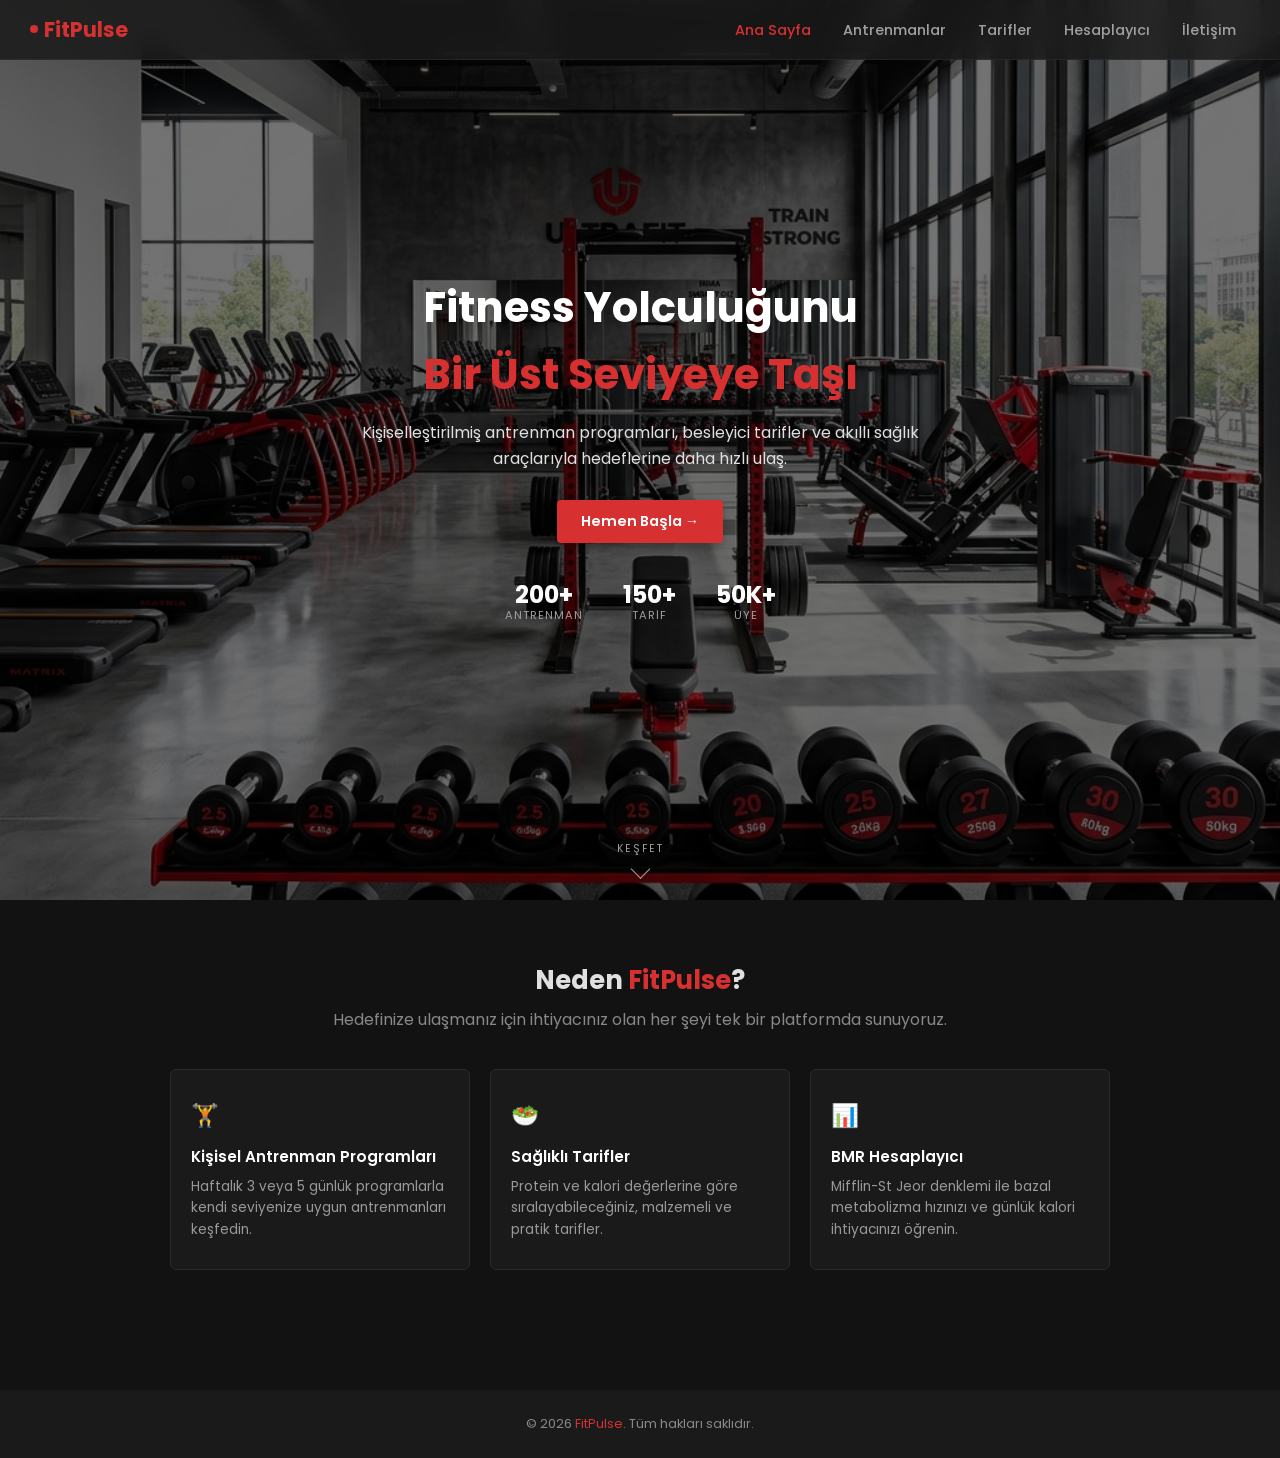
<file: index.html>
<!DOCTYPE html>
<html lang="tr">

<head>
  <meta charset="UTF-8">
  <meta name="viewport" content="width=device-width, initial-scale=1.0">
  <meta name="description"
    content="FitPulse — Antrenman programları, sağlıklı tarifler ve sağlık hesaplayıcıları ile fitness yolculuğunuza başlayın.">
  <title>FitPulse — Ana Sayfa</title>
  <link rel="stylesheet" href="style.css">
</head>

<body>

  <!-- Üst menü -->
  <nav class="navbar" id="navbar">
    <a href="index.html" class="nav-logo">
      <div class="logo-dot"></div>
      FitPulse
    </a>
    <div class="hamburger" id="hamburger">
      <span></span><span></span><span></span>
    </div>
    <ul class="nav-menu" id="navMenu">
      <li><a href="index.html" class="active">Ana Sayfa</a></li>
      <li><a href="workouts.html">Antrenmanlar</a></li>
      <li><a href="recipes.html">Tarifler</a></li>
      <li><a href="calculator.html">Hesaplayıcı</a></li>
      <li><a href="contact.html">İletişim</a></li>
    </ul>
  </nav>

  <!-- Ana tanıtım alanı -->
  <section class="hero">
    <div class="hero-bg"></div>
    <div class="hero-overlay"></div>
    <div class="hero-content">
      <h1>Fitness Yolculuğunu<br><span class="accent">Bir Üst Seviyeye Taşı</span></h1>
      <p>Kişiselleştirilmiş antrenman programları, besleyici tarifler ve akıllı sağlık araçlarıyla hedeflerine daha
        hızlı ulaş.</p>
      <a href="workouts.html" class="btn">Hemen Başla →</a>
      <div class="hero-stats">
        <div class="hero-stat">
          <div class="stat-number">200+</div>
          <div class="stat-label">Antrenman</div>
        </div>
        <div class="hero-stat">
          <div class="stat-number">150+</div>
          <div class="stat-label">Tarif</div>
        </div>
        <div class="hero-stat">
          <div class="stat-number">50K+</div>
          <div class="stat-label">Üye</div>
        </div>
      </div>
    </div>

    <!--scroll-indicator-->
    <a href="#features" class="scroll-indicator">
      <span>Keşfet</span>
      <div class="arrow"></div>
    </a>
  </section>

  <!-- Öne çıkan özellikler -->
  <section class="features" id="features">
    <div class="container">
      <h2>Neden <span class="accent">FitPulse</span>?</h2>
      <p>Hedefinize ulaşmanız için ihtiyacınız olan her şeyi tek bir platformda sunuyoruz.</p>
      <div class="features-row">
        <div class="feature-card">
          <div class="feature-icon">🏋️</div>
          <h3>Kişisel Antrenman Programları</h3>
          <p>Haftalık 3 veya 5 günlük programlarla kendi seviyenize uygun antrenmanları keşfedin.</p>
        </div>
        <div class="feature-card">
          <div class="feature-icon">🥗</div>
          <h3>Sağlıklı Tarifler</h3>
          <p>Protein ve kalori değerlerine göre sıralayabileceğiniz, malzemeli ve pratik tarifler.</p>
        </div>
        <div class="feature-card">
          <div class="feature-icon">📊</div>
          <h3>BMR Hesaplayıcı</h3>
          <p>Mifflin-St Jeor denklemi ile bazal metabolizma hızınızı ve günlük kalori ihtiyacınızı öğrenin.</p>
        </div>
      </div>
    </div>
  </section>

  <!-- Alt bilgi -->
  <footer class="footer">
    <p>&copy; 2026 <a href="index.html">FitPulse</a>. Tüm hakları saklıdır.</p>
  </footer>

  <script src="script.js"></script>
</body>

</html>
</file>
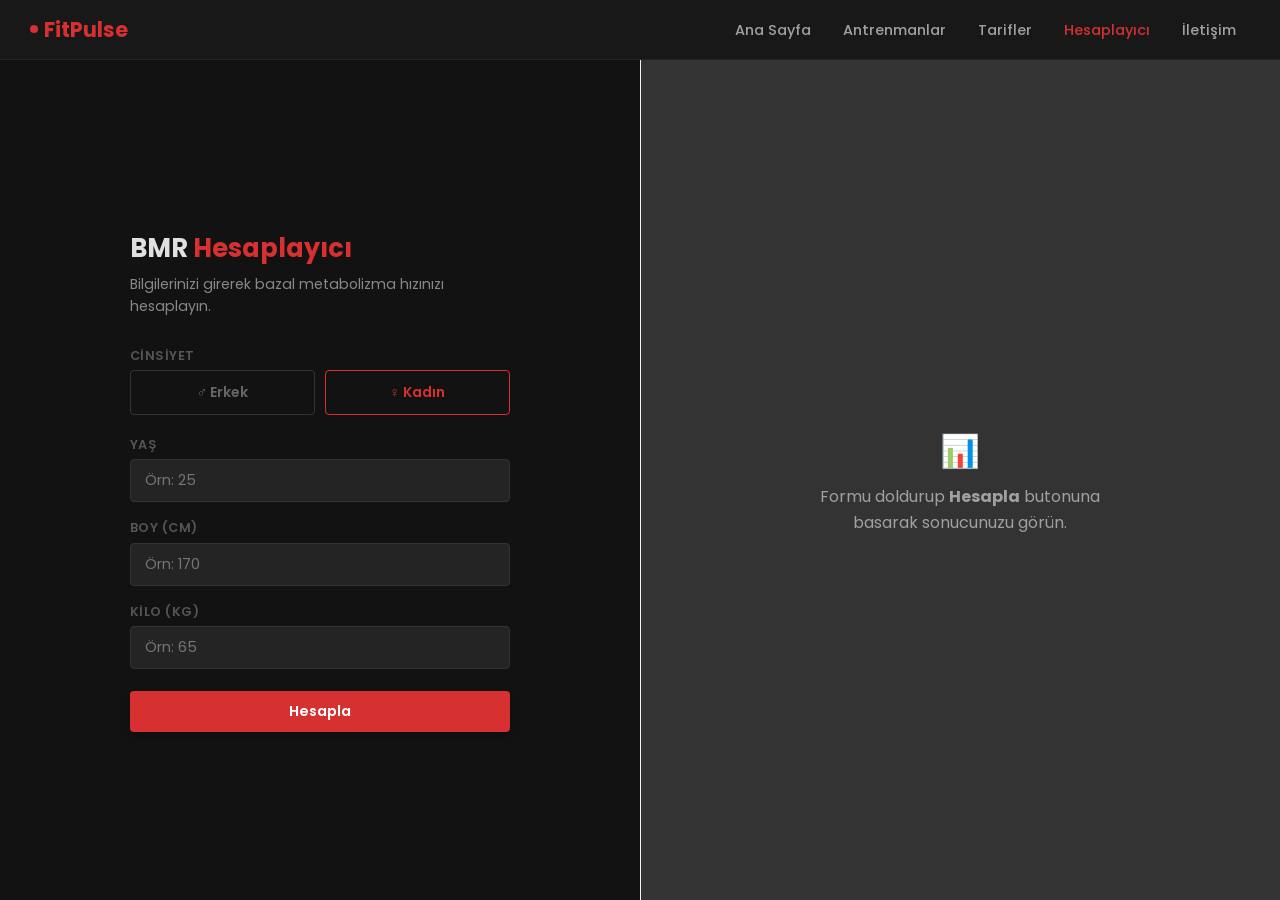
<file: calculator.html>
<!DOCTYPE html>
<html lang="tr">

<head>
  <meta charset="UTF-8">
  <meta name="viewport" content="width=device-width, initial-scale=1.0">
  <meta name="description"
    content="FitPulse BMR Hesaplayıcı — Mifflin-St Jeor denklemi ile bazal metabolizma hızınızı hesaplayın.">
  <title>FitPulse — BMR Hesaplayıcı</title>
  <link rel="stylesheet" href="style.css">
</head>

<body>

  <!-- Üst menü -->
  <nav class="navbar" id="navbar">
    <a href="index.html" class="nav-logo">
      <div class="logo-dot"></div>
      FitPulse
    </a>
    <div class="hamburger" id="hamburger">
      <span></span><span></span><span></span>
    </div>
    <ul class="nav-menu" id="navMenu">
      <li><a href="index.html">Ana Sayfa</a></li>
      <li><a href="workouts.html">Antrenmanlar</a></li>
      <li><a href="recipes.html">Tarifler</a></li>
      <li><a href="calculator.html" class="active">Hesaplayıcı</a></li>
      <li><a href="contact.html">İletişim</a></li>
    </ul>
  </nav>

  <!-- BMR hesaplayıcı alanı -->
  <main class="page-wrapper">
    <div class="calc-split">

      <!-- Sol taraf: form -->
      <div class="calc-form-side">
        <div class="calc-form-container">
          <h2>BMR <span class="accent">Hesaplayıcı</span></h2>
          <p class="form-subtitle">Bilgilerinizi girerek bazal metabolizma hızınızı hesaplayın.</p>

          <form id="bmrForm" autocomplete="off">
            <div class="form-group">
              <label>Cinsiyet</label>
              <div class="gender-group">
                <div class="gender-option">
                  <input type="radio" name="gender" id="genderMale" value="male">
                  <label for="genderMale">♂ Erkek</label>
                </div>
                <div class="gender-option">
                  <input type="radio" name="gender" id="genderFemale" value="female" checked>
                  <label for="genderFemale">♀ Kadın</label>
                </div>
              </div>
            </div>

            <div class="form-group">
              <label for="inputAge">Yaş</label>
              <input type="number" id="inputAge" class="input" placeholder="Örn: 25" min="1" max="120" required>
            </div>

            <div class="form-group">
              <label for="inputHeight">Boy (cm)</label>
              <input type="number" id="inputHeight" class="input" placeholder="Örn: 170" min="50" max="300" required>
            </div>

            <div class="form-group">
              <label for="inputWeight">Kilo (kg)</label>
              <input type="number" id="inputWeight" class="input" placeholder="Örn: 65" min="10" max="500" required>
            </div>

            <button type="submit" class="btn btn-calculate">Hesapla</button>
          </form>
        </div>
      </div>

      <!-- Sağ taraf: sonuç -->
      <div class="calc-result-side">
        <div class="result-display">
          <div class="result-placeholder" id="resultPlaceholder">
            <div class="placeholder-icon">📊</div>
            <p>Formu doldurup <strong>Hesapla</strong> butonuna<br>basarak sonucunuzu görün.</p>
          </div>

          <div class="result-card" id="resultCard">
            <span class="result-label">Bazal Metabolizma Hızınız</span>
            <div class="result-value" id="bmrValue">—</div>
            <span class="result-unit">kcal / gün</span>
            <p class="result-note">Bu, vücudunuzun dinlenme halinde temel fizyolojik fonksiyonları sürdürmek için
              ihtiyaç duyduğu kalori miktarıdır.</p>

            <div class="tdee-breakdown" id="tdeeBreakdown">
              <div class="tdee-item">
                <div class="tdee-value" id="tdeeSedentary">—</div>
                <div class="tdee-label">Hareketsiz</div>
              </div>
              <div class="tdee-item">
                <div class="tdee-value" id="tdeeLight">—</div>
                <div class="tdee-label">Az Aktif</div>
              </div>
              <div class="tdee-item">
                <div class="tdee-value" id="tdeeModerate">—</div>
                <div class="tdee-label">Orta Aktif</div>
              </div>
              <div class="tdee-item">
                <div class="tdee-value" id="tdeeActive">—</div>
                <div class="tdee-label">Çok Aktif</div>
              </div>
            </div>
          </div>
        </div>
      </div>

    </div>
  </main>

  <script src="script.js"></script>
</body>

</html>
</file>
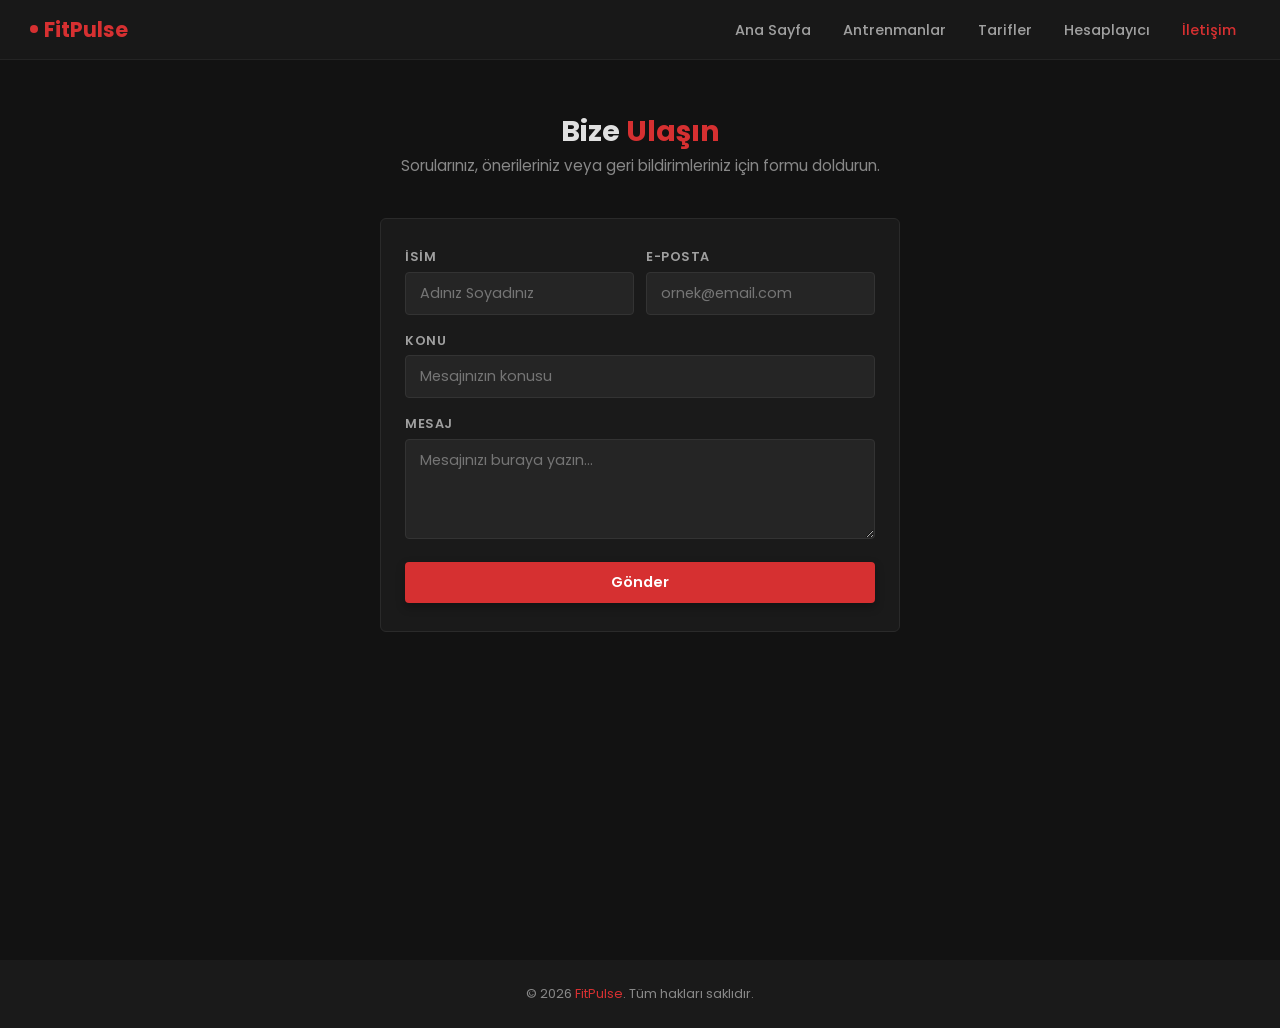
<file: contact.html>
<!DOCTYPE html>
<html lang="tr">

<head>
  <meta charset="UTF-8">
  <meta name="viewport" content="width=device-width, initial-scale=1.0">
  <meta name="description"
    content="FitPulse İletişim — Bizimle iletişime geçin. Sorularınızı ve önerilerinizi bekliyoruz.">
  <title>FitPulse — İletişim</title>
  <link rel="stylesheet" href="style.css">
</head>

<body>

  <!-- Üst menü -->
  <nav class="navbar" id="navbar">
    <a href="index.html" class="nav-logo">
      <div class="logo-dot"></div>
      FitPulse
    </a>
    <div class="hamburger" id="hamburger">
      <span></span><span></span><span></span>
    </div>
    <ul class="nav-menu" id="navMenu">
      <li><a href="index.html">Ana Sayfa</a></li>
      <li><a href="workouts.html">Antrenmanlar</a></li>
      <li><a href="recipes.html">Tarifler</a></li>
      <li><a href="calculator.html">Hesaplayıcı</a></li>
      <li><a href="contact.html" class="active">İletişim</a></li>
    </ul>
  </nav>

  <!-- İletişim formu ve başarı mesajı -->
  <main class="page-wrapper">
    <div class="page-header">
      <h1>Bize <span class="accent">Ulaşın</span></h1>
      <p>Sorularınız, önerileriniz veya geri bildirimleriniz için formu doldurun.</p>
    </div>

    <div class="contact-layout">
      <form class="contact-form" id="contactForm">
        <!-- İsim ve e-posta alanları -->
        <div class="contact-row">
          <div class="form-group">
            <label for="contactName">İsim</label>
            <input type="text" id="contactName" class="input" placeholder="Adınız Soyadınız" required>
          </div>
          <div class="form-group">
            <label for="contactEmail">E-posta</label>
            <input type="email" id="contactEmail" class="input" placeholder="ornek@email.com" required>
          </div>
        </div>

        <!-- Konu alanı -->
        <div class="form-group">
          <label for="contactSubject">Konu</label>
          <input type="text" id="contactSubject" class="input" placeholder="Mesajınızın konusu" required>
        </div>

        <!-- Mesaj alanı -->
        <div class="form-group">
          <label for="contactMessage">Mesaj</label>
          <textarea id="contactMessage" class="input" placeholder="Mesajınızı buraya yazın..." required></textarea>
        </div>

        <button type="submit" class="btn" style="width:100%;">Gönder</button>
      </form>

      <!-- Gönderim sonrası mesaj -->
      <div class="contact-success" id="contactSuccess">
        <!-- Not: form gönderildiğinde script.js contactForm'u gizler ve bu div'e 'show' sınıfı ekler -->
        <div class="check-icon">✓</div>
        <h3>Mesajınız Gönderildi!</h3>
        <p>En kısa sürede size dönüş yapacağız. Teşekkürler.</p>
      </div>
    </div>
  </main>

  <!-- Alt bilgi -->
  <footer class="footer">
    <p>&copy; 2026 <a href="index.html">FitPulse</a>. Tüm hakları saklıdır.</p>
  </footer>

  <script src="script.js"></script>
</body>

</html>
</file>
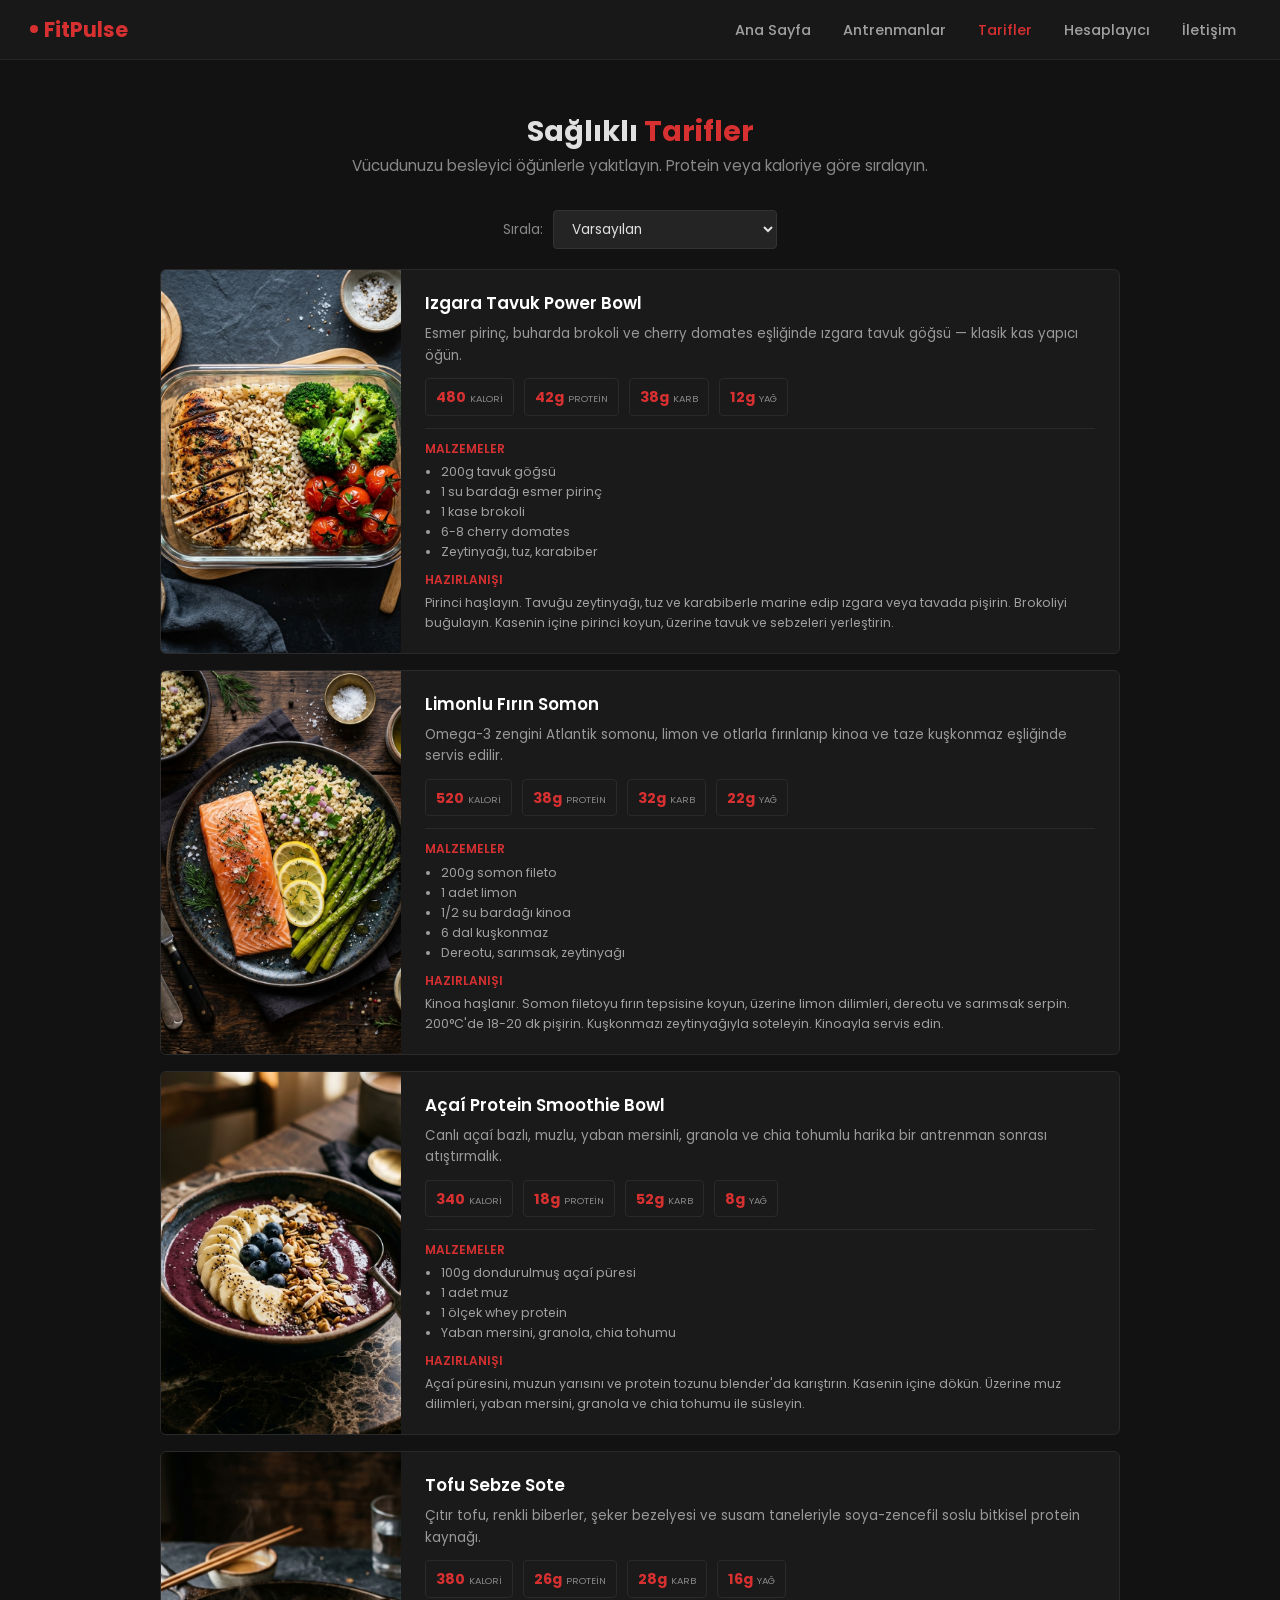
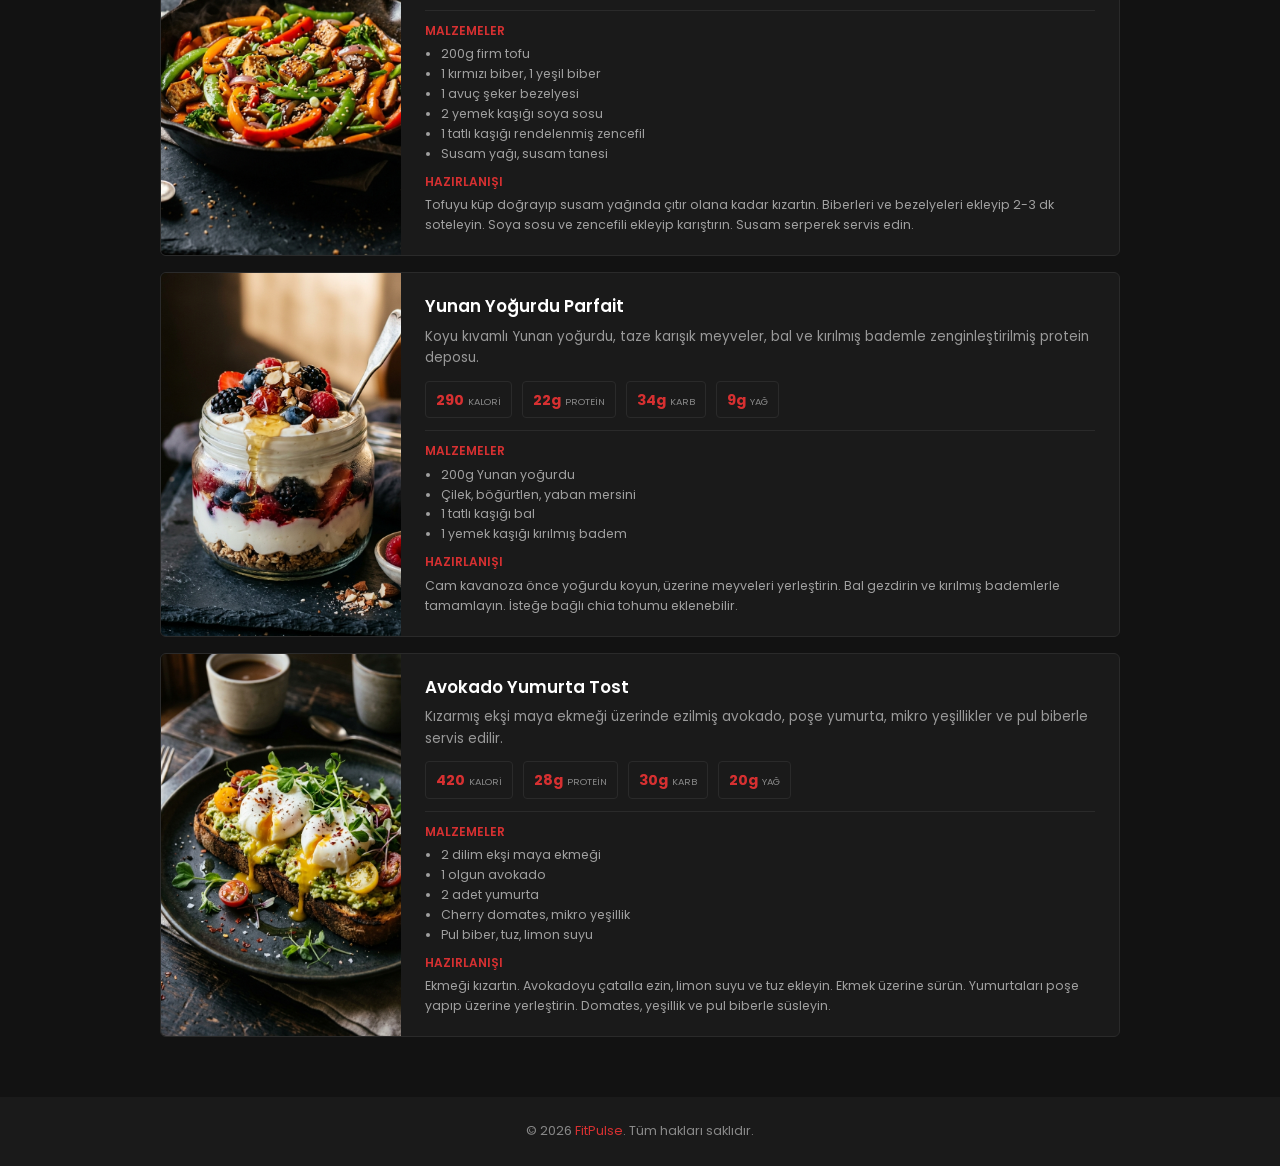
<file: recipes.html>
<!DOCTYPE html>
<html lang="tr">

<head>
  <meta charset="UTF-8">
  <meta name="viewport" content="width=device-width, initial-scale=1.0">
  <meta name="description"
    content="FitPulse Tarifler — Sağlıklı tarifleri protein ve kalori değerlerine göre sıralayın. Malzeme ve yapılışları görüntüleyin.">
  <title>FitPulse — Tarifler</title>
  <link rel="stylesheet" href="style.css">
</head>

<body>

  <!-- Üst menü -->
  <nav class="navbar" id="navbar">
    <a href="index.html" class="nav-logo">
      <div class="logo-dot"></div>
      FitPulse
    </a>
    <div class="hamburger" id="hamburger">
      <span></span><span></span><span></span>
    </div>
    <ul class="nav-menu" id="navMenu">
      <li><a href="index.html">Ana Sayfa</a></li>
      <li><a href="workouts.html">Antrenmanlar</a></li>
      <li><a href="recipes.html" class="active">Tarifler</a></li>
      <li><a href="calculator.html">Hesaplayıcı</a></li>
      <li><a href="contact.html">İletişim</a></li>
    </ul>
  </nav>

  <!-- Tarif içerikleri -->
  <main class="page-wrapper">
    <div class="page-header">
      <h1>Sağlıklı <span class="accent">Tarifler</span></h1>
      <p>Vücudunuzu besleyici öğünlerle yakıtlayın. Protein veya kaloriye göre sıralayın.</p>
    </div>

    <div class="sort-controls">
      <label for="recipeSortSelect">Sırala:</label>
      <select class="select" id="recipeSortSelect">
        <option value="default">Varsayılan</option>
        <option value="protein">Protein (Yüksek → Düşük)</option>
        <option value="calories">Kalori (Düşük → Yüksek)</option>
      </select>
    </div>

    <section class="recipes-list" id="recipesList">

      <!-- 1. tarif -->
      <article class="recipe-card" data-protein="42" data-calories="480">
        <div class="recipe-image">
          <img src="images/recipe-chicken.png" alt="Izgara Tavuk Power Bowl">
        </div>
        <div class="recipe-info">
          <h3>Izgara Tavuk Power Bowl</h3>
          <p class="recipe-desc">Esmer pirinç, buharda brokoli ve cherry domates eşliğinde ızgara tavuk göğsü — klasik
            kas yapıcı öğün.</p>
          <div class="nutrition-facts">
            <div class="nutrition-item">
              <span class="nut-value">480</span>
              <span class="nut-label">Kalori</span>
            </div>
            <div class="nutrition-item">
              <span class="nut-value">42g</span>
              <span class="nut-label">Protein</span>
            </div>
            <div class="nutrition-item">
              <span class="nut-value">38g</span>
              <span class="nut-label">Karb</span>
            </div>
            <div class="nutrition-item">
              <span class="nut-value">12g</span>
              <span class="nut-label">Yağ</span>
            </div>
          </div>
          <div class="recipe-extra">
            <h4>Malzemeler</h4>
            <ul>
              <li>200g tavuk göğsü</li>
              <li>1 su bardağı esmer pirinç</li>
              <li>1 kase brokoli</li>
              <li>6-8 cherry domates</li>
              <li>Zeytinyağı, tuz, karabiber</li>
            </ul>
            <h4>Hazırlanışı</h4>
            <p>Pirinci haşlayın. Tavuğu zeytinyağı, tuz ve karabiberle marine edip ızgara veya tavada pişirin. Brokoliyi
              buğulayın. Kasenin içine pirinci koyun, üzerine tavuk ve sebzeleri yerleştirin.</p>
          </div>
        </div>
      </article>

      <!-- 2. tarif -->
      <article class="recipe-card" data-protein="38" data-calories="520">
        <div class="recipe-image">
          <img src="images/recipe-salmon.png" alt="Limonlu Somon">
        </div>
        <div class="recipe-info">
          <h3>Limonlu Fırın Somon</h3>
          <p class="recipe-desc">Omega-3 zengini Atlantik somonu, limon ve otlarla fırınlanıp kinoa ve taze kuşkonmaz
            eşliğinde servis edilir.</p>
          <div class="nutrition-facts">
            <div class="nutrition-item">
              <span class="nut-value">520</span>
              <span class="nut-label">Kalori</span>
            </div>
            <div class="nutrition-item">
              <span class="nut-value">38g</span>
              <span class="nut-label">Protein</span>
            </div>
            <div class="nutrition-item">
              <span class="nut-value">32g</span>
              <span class="nut-label">Karb</span>
            </div>
            <div class="nutrition-item">
              <span class="nut-value">22g</span>
              <span class="nut-label">Yağ</span>
            </div>
          </div>
          <div class="recipe-extra">
            <h4>Malzemeler</h4>
            <ul>
              <li>200g somon fileto</li>
              <li>1 adet limon</li>
              <li>1/2 su bardağı kinoa</li>
              <li>6 dal kuşkonmaz</li>
              <li>Dereotu, sarımsak, zeytinyağı</li>
            </ul>
            <h4>Hazırlanışı</h4>
            <p>Kinoa haşlanır. Somon filetoyu fırın tepsisine koyun, üzerine limon dilimleri, dereotu ve sarımsak
              serpin. 200°C'de 18-20 dk pişirin. Kuşkonmazı zeytinyağıyla soteleyin. Kinoayla servis edin.</p>
          </div>
        </div>
      </article>

      <!-- 3. tarif -->
      <article class="recipe-card" data-protein="18" data-calories="340">
        <div class="recipe-image">
          <img src="images/recipe-smoothie.png" alt="Açaí Smoothie Bowl">
        </div>
        <div class="recipe-info">
          <h3>Açaí Protein Smoothie Bowl</h3>
          <p class="recipe-desc">Canlı açaí bazlı, muzlu, yaban mersinli, granola ve chia tohumlu harika bir antrenman
            sonrası atıştırmalık.</p>
          <div class="nutrition-facts">
            <div class="nutrition-item">
              <span class="nut-value">340</span>
              <span class="nut-label">Kalori</span>
            </div>
            <div class="nutrition-item">
              <span class="nut-value">18g</span>
              <span class="nut-label">Protein</span>
            </div>
            <div class="nutrition-item">
              <span class="nut-value">52g</span>
              <span class="nut-label">Karb</span>
            </div>
            <div class="nutrition-item">
              <span class="nut-value">8g</span>
              <span class="nut-label">Yağ</span>
            </div>
          </div>
          <div class="recipe-extra">
            <h4>Malzemeler</h4>
            <ul>
              <li>100g dondurulmuş açaí püresi</li>
              <li>1 adet muz</li>
              <li>1 ölçek whey protein</li>
              <li>Yaban mersini, granola, chia tohumu</li>
            </ul>
            <h4>Hazırlanışı</h4>
            <p>Açaí püresini, muzun yarısını ve protein tozunu blender'da karıştırın. Kasenin içine dökün. Üzerine muz
              dilimleri, yaban mersini, granola ve chia tohumu ile süsleyin.</p>
          </div>
        </div>
      </article>

      <!-- 4. tarif -->
      <article class="recipe-card" data-protein="26" data-calories="380">
        <div class="recipe-image">
          <img src="images/recipe-stirfry.png" alt="Tofu Sebze Sote">
        </div>
        <div class="recipe-info">
          <h3>Tofu Sebze Sote</h3>
          <p class="recipe-desc">Çıtır tofu, renkli biberler, şeker bezelyesi ve susam taneleriyle soya-zencefil soslu
            bitkisel protein kaynağı.</p>
          <div class="nutrition-facts">
            <div class="nutrition-item">
              <span class="nut-value">380</span>
              <span class="nut-label">Kalori</span>
            </div>
            <div class="nutrition-item">
              <span class="nut-value">26g</span>
              <span class="nut-label">Protein</span>
            </div>
            <div class="nutrition-item">
              <span class="nut-value">28g</span>
              <span class="nut-label">Karb</span>
            </div>
            <div class="nutrition-item">
              <span class="nut-value">16g</span>
              <span class="nut-label">Yağ</span>
            </div>
          </div>
          <div class="recipe-extra">
            <h4>Malzemeler</h4>
            <ul>
              <li>200g firm tofu</li>
              <li>1 kırmızı biber, 1 yeşil biber</li>
              <li>1 avuç şeker bezelyesi</li>
              <li>2 yemek kaşığı soya sosu</li>
              <li>1 tatlı kaşığı rendelenmiş zencefil</li>
              <li>Susam yağı, susam tanesi</li>
            </ul>
            <h4>Hazırlanışı</h4>
            <p>Tofuyu küp doğrayıp susam yağında çıtır olana kadar kızartın. Biberleri ve bezelyeleri ekleyip 2-3 dk
              soteleyin. Soya sosu ve zencefili ekleyip karıştırın. Susam serperek servis edin.</p>
          </div>
        </div>
      </article>

      <!-- 5. tarif -->
      <article class="recipe-card" data-protein="22" data-calories="290">
        <div class="recipe-image">
          <img src="images/recipe-yogurt.png" alt="Yunan Yoğurdu Parfait">
        </div>
        <div class="recipe-info">
          <h3>Yunan Yoğurdu Parfait</h3>
          <p class="recipe-desc">Koyu kıvamlı Yunan yoğurdu, taze karışık meyveler, bal ve kırılmış bademle
            zenginleştirilmiş protein deposu.</p>
          <div class="nutrition-facts">
            <div class="nutrition-item">
              <span class="nut-value">290</span>
              <span class="nut-label">Kalori</span>
            </div>
            <div class="nutrition-item">
              <span class="nut-value">22g</span>
              <span class="nut-label">Protein</span>
            </div>
            <div class="nutrition-item">
              <span class="nut-value">34g</span>
              <span class="nut-label">Karb</span>
            </div>
            <div class="nutrition-item">
              <span class="nut-value">9g</span>
              <span class="nut-label">Yağ</span>
            </div>
          </div>
          <div class="recipe-extra">
            <h4>Malzemeler</h4>
            <ul>
              <li>200g Yunan yoğurdu</li>
              <li>Çilek, böğürtlen, yaban mersini</li>
              <li>1 tatlı kaşığı bal</li>
              <li>1 yemek kaşığı kırılmış badem</li>
            </ul>
            <h4>Hazırlanışı</h4>
            <p>Cam kavanoza önce yoğurdu koyun, üzerine meyveleri yerleştirin. Bal gezdirin ve kırılmış bademlerle
              tamamlayın. İsteğe bağlı chia tohumu eklenebilir.</p>
          </div>
        </div>
      </article>

      <!-- 6. tarif -->
      <article class="recipe-card" data-protein="28" data-calories="420">
        <div class="recipe-image">
          <img src="images/recipe-avocado.png" alt="Avoakdo Yumurta Tost">
        </div>
        <div class="recipe-info">
          <h3>Avokado Yumurta Tost</h3>
          <p class="recipe-desc">Kızarmış ekşi maya ekmeği üzerinde ezilmiş avokado, poşe yumurta, mikro yeşillikler ve
            pul biberle servis edilir.</p>
          <div class="nutrition-facts">
            <div class="nutrition-item">
              <span class="nut-value">420</span>
              <span class="nut-label">Kalori</span>
            </div>
            <div class="nutrition-item">
              <span class="nut-value">28g</span>
              <span class="nut-label">Protein</span>
            </div>
            <div class="nutrition-item">
              <span class="nut-value">30g</span>
              <span class="nut-label">Karb</span>
            </div>
            <div class="nutrition-item">
              <span class="nut-value">20g</span>
              <span class="nut-label">Yağ</span>
            </div>
          </div>
          <div class="recipe-extra">
            <h4>Malzemeler</h4>
            <ul>
              <li>2 dilim ekşi maya ekmeği</li>
              <li>1 olgun avokado</li>
              <li>2 adet yumurta</li>
              <li>Cherry domates, mikro yeşillik</li>
              <li>Pul biber, tuz, limon suyu</li>
            </ul>
            <h4>Hazırlanışı</h4>
            <p>Ekmeği kızartın. Avokadoyu çatalla ezin, limon suyu ve tuz ekleyin. Ekmek üzerine sürün. Yumurtaları poşe
              yapıp üzerine yerleştirin. Domates, yeşillik ve pul biberle süsleyin.</p>
          </div>
        </div>
      </article>

    </section>
  </main>

  <!-- Alt bilgi -->
  <footer class="footer">
    <p>&copy; 2026 <a href="index.html">FitPulse</a>. Tüm hakları saklıdır.</p>
  </footer>

  <script src="script.js"></script>
</body>

</html>
</file>
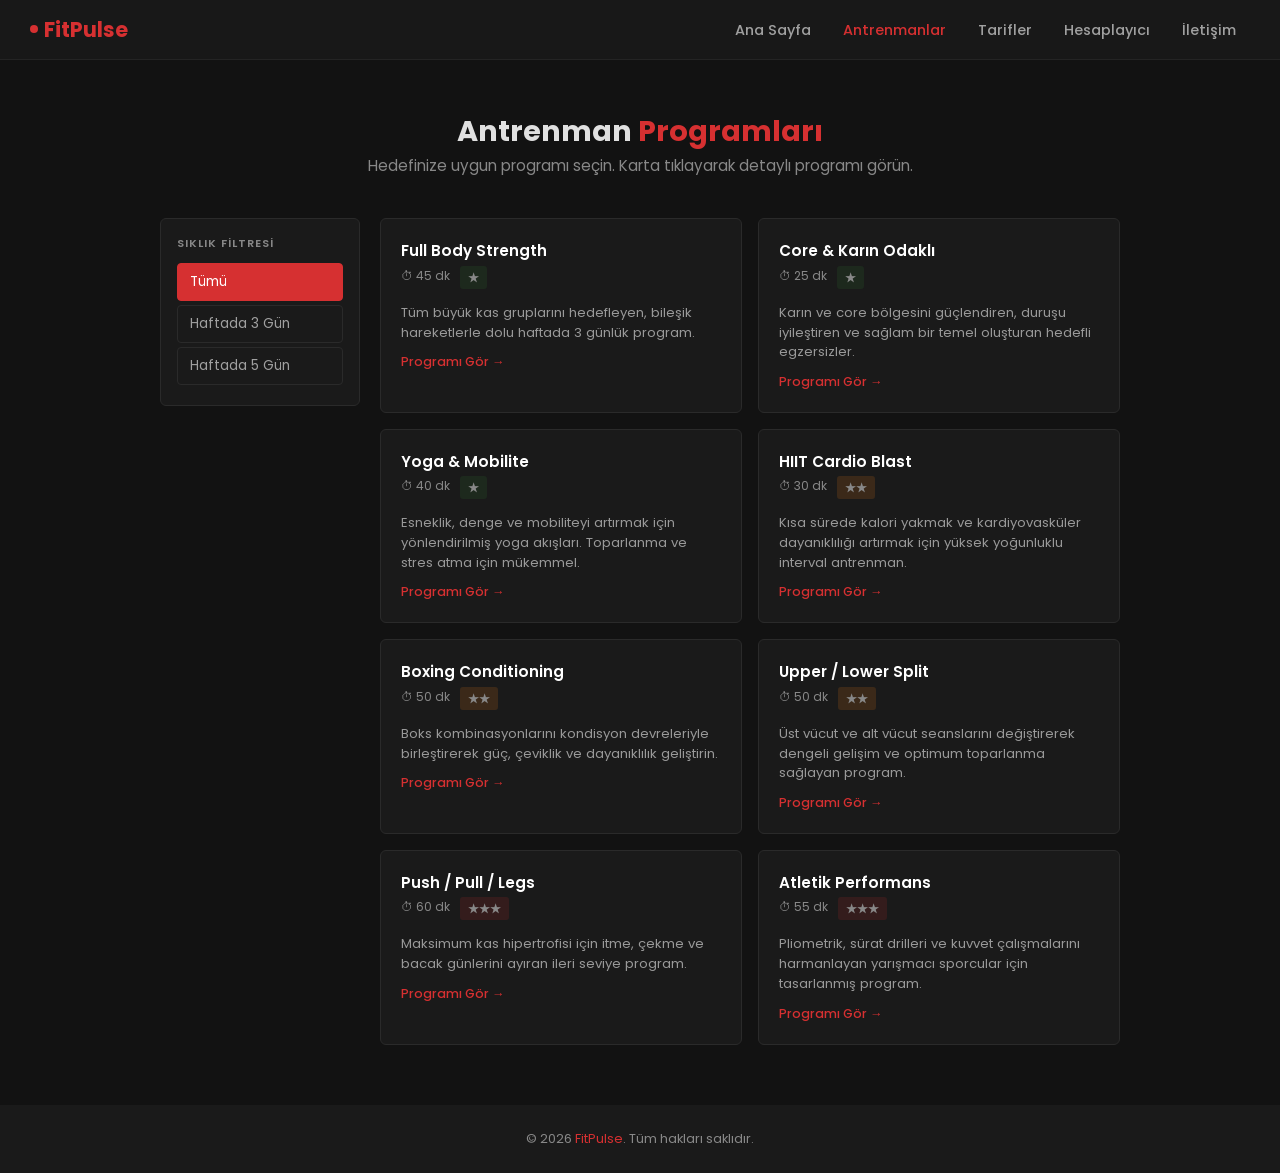
<file: workouts.html>
<!DOCTYPE html>
<html lang="tr">

<head>
  <meta charset="UTF-8">
  <meta name="viewport" content="width=device-width, initial-scale=1.0">
  <meta name="description"
    content="FitPulse Antrenmanlar — Haftalık programınıza uygun antrenmanları filtreleyin ve detaylı hareketleri görün.">
  <title>FitPulse — Antrenmanlar</title>
  <link rel="stylesheet" href="style.css">
</head>

<body>

  <!-- Üst menü -->
  <nav class="navbar" id="navbar">
    <a href="index.html" class="nav-logo">
      <div class="logo-dot"></div>
      FitPulse
    </a>
    <div class="hamburger" id="hamburger">
      <span></span><span></span><span></span>
    </div>
    <ul class="nav-menu" id="navMenu">
      <li><a href="index.html">Ana Sayfa</a></li>
      <li><a href="workouts.html" class="active">Antrenmanlar</a></li>
      <li><a href="recipes.html">Tarifler</a></li>
      <li><a href="calculator.html">Hesaplayıcı</a></li>
      <li><a href="contact.html">İletişim</a></li>
    </ul>
  </nav>

  <!-- Antrenman içerikleri -->
  <main class="page-wrapper">
    <div class="page-header">
      <h1>Antrenman <span class="accent">Programları</span></h1>
      <p>Hedefinize uygun programı seçin. Karta tıklayarak detaylı programı görün.</p>
    </div>

    <div class="workouts-layout">

      <!-- Sol filtre alanı -->
      <aside class="workouts-sidebar">
        <div class="sidebar-title">Sıklık Filtresi</div>
        <button class="filter-btn active" data-filter="all">Tümü</button>
        <button class="filter-btn" data-filter="3">Haftada 3 Gün</button>
        <button class="filter-btn" data-filter="5">Haftada 5 Gün</button>
      </aside>

      <!-- Kartlar: kolaydan zora sıralı -->
      <section class="workouts-main" id="workoutCards">

        <!-- Başlangıç seviyesi programlar -->

        <!-- 1. Full Body Strength -->
        <div class="workout-card" data-frequency="3" data-level="1">
          <div class="card-header">
            <div>
              <h3>Full Body Strength</h3>
              <div class="card-meta">
                <span>⏱ 45 dk</span>
                <span class="badge badge-beginner">★</span>
              </div>
            </div>
          </div>
          <p class="card-description">Tüm büyük kas gruplarını hedefleyen, bileşik hareketlerle dolu haftada 3 günlük
            program.</p>
          <div class="card-toggle">Programı Gör →</div>
          <!-- Gizli detay verisi (kart tıklanınca modalda gösteriliyor) -->
          <div class="workout-detail" hidden>
            <h4>1. Gün — Tüm Vücut A</h4>
            <table>
              <tr>
                <th>Hareket</th>
                <th>Set</th>
                <th>Tekrar</th>
              </tr>
              <tr>
                <td>Squat</td>
                <td>3</td>
                <td>10</td>
              </tr>
              <tr>
                <td>Bench Press</td>
                <td>3</td>
                <td>10</td>
              </tr>
              <tr>
                <td>Barbell Row</td>
                <td>3</td>
                <td>10</td>
              </tr>
              <tr>
                <td>Shoulder Press</td>
                <td>3</td>
                <td>8</td>
              </tr>
              <tr>
                <td>Plank</td>
                <td>3</td>
                <td>30sn</td>
              </tr>
            </table>
            <h4>2. Gün — Tüm Vücut B</h4>
            <table>
              <tr>
                <th>Hareket</th>
                <th>Set</th>
                <th>Tekrar</th>
              </tr>
              <tr>
                <td>Deadlift</td>
                <td>3</td>
                <td>8</td>
              </tr>
              <tr>
                <td>Incline DB Press</td>
                <td>3</td>
                <td>10</td>
              </tr>
              <tr>
                <td>Lat Pulldown</td>
                <td>3</td>
                <td>10</td>
              </tr>
              <tr>
                <td>Lateral Raise</td>
                <td>3</td>
                <td>12</td>
              </tr>
              <tr>
                <td>Cable Crunch</td>
                <td>3</td>
                <td>15</td>
              </tr>
            </table>
            <h4>3. Gün — Tüm Vücut C</h4>
            <table>
              <tr>
                <th>Hareket</th>
                <th>Set</th>
                <th>Tekrar</th>
              </tr>
              <tr>
                <td>Leg Press</td>
                <td>3</td>
                <td>12</td>
              </tr>
              <tr>
                <td>Dips</td>
                <td>3</td>
                <td>10</td>
              </tr>
              <tr>
                <td>Cable Row</td>
                <td>3</td>
                <td>10</td>
              </tr>
              <tr>
                <td>Face Pull</td>
                <td>3</td>
                <td>15</td>
              </tr>
              <tr>
                <td>Hanging Leg Raise</td>
                <td>3</td>
                <td>12</td>
              </tr>
            </table>
          </div>
        </div>

        <!-- 2. Core ve karın -->
        <div class="workout-card" data-frequency="3" data-level="1">
          <div class="card-header">
            <div>
              <h3>Core & Karın Odaklı</h3>
              <div class="card-meta">
                <span>⏱ 25 dk</span>
                <span class="badge badge-beginner">★</span>
              </div>
            </div>
          </div>
          <p class="card-description">Karın ve core bölgesini güçlendiren, duruşu iyileştiren ve sağlam bir temel
            oluşturan hedefli egzersizler.</p>
          <div class="card-toggle">Programı Gör →</div>
          <div class="workout-detail" hidden>
            <h4>1. Gün — Karın Ön</h4>
            <table>
              <tr>
                <th>Hareket</th>
                <th>Set</th>
                <th>Tekrar</th>
              </tr>
              <tr>
                <td>Crunch</td>
                <td>3</td>
                <td>20</td>
              </tr>
              <tr>
                <td>Leg Raise</td>
                <td>3</td>
                <td>15</td>
              </tr>
              <tr>
                <td>Plank</td>
                <td>3</td>
                <td>45sn</td>
              </tr>
              <tr>
                <td>Dead Bug</td>
                <td>3</td>
                <td>12</td>
              </tr>
            </table>
            <h4>2. Gün — Oblik & Yan</h4>
            <table>
              <tr>
                <th>Hareket</th>
                <th>Set</th>
                <th>Tekrar</th>
              </tr>
              <tr>
                <td>Russian Twist</td>
                <td>3</td>
                <td>16</td>
              </tr>
              <tr>
                <td>Side Plank</td>
                <td>3</td>
                <td>30sn</td>
              </tr>
              <tr>
                <td>Woodchop</td>
                <td>3</td>
                <td>12</td>
              </tr>
              <tr>
                <td>Bicycle Crunch</td>
                <td>3</td>
                <td>20</td>
              </tr>
            </table>
            <h4>3. Gün — Stabilite</h4>
            <table>
              <tr>
                <th>Hareket</th>
                <th>Set</th>
                <th>Tekrar</th>
              </tr>
              <tr>
                <td>Bird Dog</td>
                <td>3</td>
                <td>10</td>
              </tr>
              <tr>
                <td>Pallof Press</td>
                <td>3</td>
                <td>12</td>
              </tr>
              <tr>
                <td>Ab Rollout</td>
                <td>3</td>
                <td>10</td>
              </tr>
              <tr>
                <td>Hollow Body Hold</td>
                <td>3</td>
                <td>30sn</td>
              </tr>
            </table>
          </div>
        </div>

        <!-- 3. Yoga ve mobilite -->
        <div class="workout-card" data-frequency="5" data-level="1">
          <div class="card-header">
            <div>
              <h3>Yoga & Mobilite</h3>
              <div class="card-meta">
                <span>⏱ 40 dk</span>
                <span class="badge badge-beginner">★</span>
              </div>
            </div>
          </div>
          <p class="card-description">Esneklik, denge ve mobiliteyi artırmak için yönlendirilmiş yoga akışları.
            Toparlanma ve stres atma için mükemmel.</p>
          <div class="card-toggle">Programı Gör →</div>
          <div class="workout-detail" hidden>
            <h4>1. Gün — Sabah Akışı</h4>
            <table>
              <tr>
                <th>Hareket</th>
                <th>Süre</th>
                <th>Not</th>
              </tr>
              <tr>
                <td>Sun Salutation</td>
                <td>5 dk</td>
                <td>5 tur</td>
              </tr>
              <tr>
                <td>Warrior I & II</td>
                <td>4 dk</td>
                <td>Her taraf</td>
              </tr>
              <tr>
                <td>Tree Pose</td>
                <td>3 dk</td>
                <td>Her taraf</td>
              </tr>
              <tr>
                <td>Savasana</td>
                <td>5 dk</td>
                <td>—</td>
              </tr>
            </table>
            <h4>2. Gün — Kalça Açıcı</h4>
            <table>
              <tr>
                <th>Hareket</th>
                <th>Süre</th>
                <th>Not</th>
              </tr>
              <tr>
                <td>Pigeon Pose</td>
                <td>3 dk</td>
                <td>Her taraf</td>
              </tr>
              <tr>
                <td>Lizard Pose</td>
                <td>3 dk</td>
                <td>Her taraf</td>
              </tr>
              <tr>
                <td>Happy Baby</td>
                <td>3 dk</td>
                <td>—</td>
              </tr>
              <tr>
                <td>Butterfly Stretch</td>
                <td>3 dk</td>
                <td>—</td>
              </tr>
            </table>
            <h4>3–5. Gün</h4>
            <table>
              <tr>
                <th>Hareket</th>
                <th>Süre</th>
                <th>Not</th>
              </tr>
              <tr>
                <td>Cat-Cow</td>
                <td>3 dk</td>
                <td>Omurga</td>
              </tr>
              <tr>
                <td>Downward Dog</td>
                <td>3 dk</td>
                <td>Hamstring</td>
              </tr>
              <tr>
                <td>Child's Pose</td>
                <td>4 dk</td>
                <td>Toparlanma</td>
              </tr>
              <tr>
                <td>Foam Rolling</td>
                <td>10 dk</td>
                <td>Tüm vücut</td>
              </tr>
            </table>
          </div>
        </div>

        <!-- Orta seviye programlar -->

        <!-- 4. HIIT Cardio Blast -->
        <div class="workout-card" data-frequency="3" data-level="2">
          <div class="card-header">
            <div>
              <h3>HIIT Cardio Blast</h3>
              <div class="card-meta">
                <span>⏱ 30 dk</span>
                <span class="badge badge-intermediate">★★</span>
              </div>
            </div>
          </div>
          <p class="card-description">Kısa sürede kalori yakmak ve kardiyovasküler dayanıklılığı artırmak için yüksek
            yoğunluklu interval antrenman.</p>
          <div class="card-toggle">Programı Gör →</div>
          <div class="workout-detail" hidden>
            <h4>1. Gün — Full Body HIIT</h4>
            <table>
              <tr>
                <th>Hareket</th>
                <th>Set</th>
                <th>Tekrar</th>
              </tr>
              <tr>
                <td>Burpees</td>
                <td>4</td>
                <td>12</td>
              </tr>
              <tr>
                <td>Mountain Climbers</td>
                <td>4</td>
                <td>20</td>
              </tr>
              <tr>
                <td>Jump Squat</td>
                <td>4</td>
                <td>15</td>
              </tr>
              <tr>
                <td>Plank</td>
                <td>3</td>
                <td>45sn</td>
              </tr>
            </table>
            <h4>2. Gün — Upper Body HIIT</h4>
            <table>
              <tr>
                <th>Hareket</th>
                <th>Set</th>
                <th>Tekrar</th>
              </tr>
              <tr>
                <td>Push-Up</td>
                <td>4</td>
                <td>15</td>
              </tr>
              <tr>
                <td>Plank to Push-Up</td>
                <td>3</td>
                <td>10</td>
              </tr>
              <tr>
                <td>Diamond Push-Up</td>
                <td>3</td>
                <td>10</td>
              </tr>
              <tr>
                <td>Bear Crawl</td>
                <td>3</td>
                <td>30sn</td>
              </tr>
            </table>
            <h4>3. Gün — Lower Body HIIT</h4>
            <table>
              <tr>
                <th>Hareket</th>
                <th>Set</th>
                <th>Tekrar</th>
              </tr>
              <tr>
                <td>Box Jump</td>
                <td>4</td>
                <td>10</td>
              </tr>
              <tr>
                <td>Walking Lunge</td>
                <td>3</td>
                <td>12</td>
              </tr>
              <tr>
                <td>Squat Jump</td>
                <td>4</td>
                <td>15</td>
              </tr>
              <tr>
                <td>Wall Sit</td>
                <td>3</td>
                <td>40sn</td>
              </tr>
            </table>
          </div>
        </div>

        <!-- 5. Boxing Conditioning -->
        <div class="workout-card" data-frequency="3" data-level="2">
          <div class="card-header">
            <div>
              <h3>Boxing Conditioning</h3>
              <div class="card-meta">
                <span>⏱ 50 dk</span>
                <span class="badge badge-intermediate">★★</span>
              </div>
            </div>
          </div>
          <p class="card-description">Boks kombinasyonlarını kondisyon devreleriyle birleştirerek güç, çeviklik ve
            dayanıklılık geliştirin.</p>
          <div class="card-toggle">Programı Gör →</div>
          <div class="workout-detail" hidden>
            <h4>1. Gün — Temel Kombolar</h4>
            <table>
              <tr>
                <th>Hareket</th>
                <th>Set</th>
                <th>Tekrar</th>
              </tr>
              <tr>
                <td>Jab-Cross Combo</td>
                <td>5</td>
                <td>3 dk</td>
              </tr>
              <tr>
                <td>Shadow Boxing</td>
                <td>3</td>
                <td>3 dk</td>
              </tr>
              <tr>
                <td>Burpee</td>
                <td>3</td>
                <td>10</td>
              </tr>
              <tr>
                <td>Jump Rope</td>
                <td>3</td>
                <td>2 dk</td>
              </tr>
            </table>
            <h4>2. Gün — Güç & Çeviklik</h4>
            <table>
              <tr>
                <th>Hareket</th>
                <th>Set</th>
                <th>Tekrar</th>
              </tr>
              <tr>
                <td>Hook-Uppercut Combo</td>
                <td>5</td>
                <td>3 dk</td>
              </tr>
              <tr>
                <td>Medicine Ball Slam</td>
                <td>3</td>
                <td>12</td>
              </tr>
              <tr>
                <td>Agility Ladder</td>
                <td>4</td>
                <td>30sn</td>
              </tr>
              <tr>
                <td>Plank</td>
                <td>3</td>
                <td>45sn</td>
              </tr>
            </table>
            <h4>3. Gün — Dayanıklılık</h4>
            <table>
              <tr>
                <th>Hareket</th>
                <th>Set</th>
                <th>Tekrar</th>
              </tr>
              <tr>
                <td>Heavy Bag Rounds</td>
                <td>6</td>
                <td>3 dk</td>
              </tr>
              <tr>
                <td>Mountain Climbers</td>
                <td>3</td>
                <td>20</td>
              </tr>
              <tr>
                <td>Russian Twist</td>
                <td>3</td>
                <td>16</td>
              </tr>
              <tr>
                <td>Cool Down Stretch</td>
                <td>1</td>
                <td>5 dk</td>
              </tr>
            </table>
          </div>
        </div>

        <!-- 6. Upper / Lower Split -->
        <div class="workout-card" data-frequency="5" data-level="2">
          <div class="card-header">
            <div>
              <h3>Upper / Lower Split</h3>
              <div class="card-meta">
                <span>⏱ 50 dk</span>
                <span class="badge badge-intermediate">★★</span>
              </div>
            </div>
          </div>
          <p class="card-description">Üst vücut ve alt vücut seanslarını değiştirerek dengeli gelişim ve optimum
            toparlanma sağlayan program.</p>
          <div class="card-toggle">Programı Gör →</div>
          <div class="workout-detail" hidden>
            <h4>1. Gün — Upper A</h4>
            <table>
              <tr>
                <th>Hareket</th>
                <th>Set</th>
                <th>Tekrar</th>
              </tr>
              <tr>
                <td>Bench Press</td>
                <td>4</td>
                <td>8</td>
              </tr>
              <tr>
                <td>Barbell Row</td>
                <td>4</td>
                <td>8</td>
              </tr>
              <tr>
                <td>Overhead Press</td>
                <td>3</td>
                <td>10</td>
              </tr>
              <tr>
                <td>Face Pull</td>
                <td>3</td>
                <td>15</td>
              </tr>
              <tr>
                <td>Bicep Curl</td>
                <td>3</td>
                <td>12</td>
              </tr>
            </table>
            <h4>2. Gün — Lower A</h4>
            <table>
              <tr>
                <th>Hareket</th>
                <th>Set</th>
                <th>Tekrar</th>
              </tr>
              <tr>
                <td>Squat</td>
                <td>4</td>
                <td>6</td>
              </tr>
              <tr>
                <td>Romanian Deadlift</td>
                <td>3</td>
                <td>10</td>
              </tr>
              <tr>
                <td>Leg Press</td>
                <td>3</td>
                <td>12</td>
              </tr>
              <tr>
                <td>Leg Curl</td>
                <td>3</td>
                <td>12</td>
              </tr>
              <tr>
                <td>Calf Raise</td>
                <td>4</td>
                <td>15</td>
              </tr>
            </table>
            <h4>3. Gün — Upper B</h4>
            <table>
              <tr>
                <th>Hareket</th>
                <th>Set</th>
                <th>Tekrar</th>
              </tr>
              <tr>
                <td>Pull-Up</td>
                <td>4</td>
                <td>8</td>
              </tr>
              <tr>
                <td>Incline DB Press</td>
                <td>3</td>
                <td>10</td>
              </tr>
              <tr>
                <td>Lateral Raise</td>
                <td>3</td>
                <td>14</td>
              </tr>
              <tr>
                <td>Cable Row</td>
                <td>3</td>
                <td>12</td>
              </tr>
              <tr>
                <td>Tricep Dip</td>
                <td>3</td>
                <td>10</td>
              </tr>
            </table>
            <h4>4. Gün — Lower B</h4>
            <table>
              <tr>
                <th>Hareket</th>
                <th>Set</th>
                <th>Tekrar</th>
              </tr>
              <tr>
                <td>Deadlift</td>
                <td>4</td>
                <td>5</td>
              </tr>
              <tr>
                <td>Bulgarian Split Squat</td>
                <td>3</td>
                <td>10</td>
              </tr>
              <tr>
                <td>Hip Thrust</td>
                <td>3</td>
                <td>12</td>
              </tr>
              <tr>
                <td>Leg Extension</td>
                <td>3</td>
                <td>12</td>
              </tr>
              <tr>
                <td>Calf Raise</td>
                <td>3</td>
                <td>15</td>
              </tr>
            </table>
            <h4>5. Gün — Full Body Light</h4>
            <table>
              <tr>
                <th>Hareket</th>
                <th>Set</th>
                <th>Tekrar</th>
              </tr>
              <tr>
                <td>Goblet Squat</td>
                <td>3</td>
                <td>12</td>
              </tr>
              <tr>
                <td>Push-Up</td>
                <td>3</td>
                <td>15</td>
              </tr>
              <tr>
                <td>DB Row</td>
                <td>3</td>
                <td>12</td>
              </tr>
              <tr>
                <td>Plank</td>
                <td>3</td>
                <td>45sn</td>
              </tr>
              <tr>
                <td>Stretch</td>
                <td>1</td>
                <td>10 dk</td>
              </tr>
            </table>
          </div>
        </div>

        <!-- İleri seviye programlar -->

        <!-- 7. Push / Pull / Legs -->
        <div class="workout-card" data-frequency="5" data-level="3">
          <div class="card-header">
            <div>
              <h3>Push / Pull / Legs</h3>
              <div class="card-meta">
                <span>⏱ 60 dk</span>
                <span class="badge badge-advanced">★★★</span>
              </div>
            </div>
          </div>
          <p class="card-description">Maksimum kas hipertrofisi için itme, çekme ve bacak günlerini ayıran ileri seviye
            program.</p>
          <div class="card-toggle">Programı Gör →</div>
          <div class="workout-detail" hidden>
            <h4>1. Gün — Push (İtme)</h4>
            <table>
              <tr>
                <th>Hareket</th>
                <th>Set</th>
                <th>Tekrar</th>
              </tr>
              <tr>
                <td>Bench Press</td>
                <td>4</td>
                <td>8</td>
              </tr>
              <tr>
                <td>Overhead Press</td>
                <td>3</td>
                <td>10</td>
              </tr>
              <tr>
                <td>Incline DB Press</td>
                <td>3</td>
                <td>10</td>
              </tr>
              <tr>
                <td>Lateral Raise</td>
                <td>3</td>
                <td>14</td>
              </tr>
              <tr>
                <td>Tricep Pushdown</td>
                <td>3</td>
                <td>12</td>
              </tr>
            </table>
            <h4>2. Gün — Pull (Çekme)</h4>
            <table>
              <tr>
                <th>Hareket</th>
                <th>Set</th>
                <th>Tekrar</th>
              </tr>
              <tr>
                <td>Barbell Row</td>
                <td>4</td>
                <td>8</td>
              </tr>
              <tr>
                <td>Lat Pulldown</td>
                <td>3</td>
                <td>10</td>
              </tr>
              <tr>
                <td>Face Pull</td>
                <td>3</td>
                <td>15</td>
              </tr>
              <tr>
                <td>Bicep Curl</td>
                <td>3</td>
                <td>12</td>
              </tr>
              <tr>
                <td>Hammer Curl</td>
                <td>3</td>
                <td>10</td>
              </tr>
            </table>
            <h4>3. Gün — Legs (Bacak)</h4>
            <table>
              <tr>
                <th>Hareket</th>
                <th>Set</th>
                <th>Tekrar</th>
              </tr>
              <tr>
                <td>Squat</td>
                <td>4</td>
                <td>8</td>
              </tr>
              <tr>
                <td>Romanian Deadlift</td>
                <td>3</td>
                <td>10</td>
              </tr>
              <tr>
                <td>Leg Press</td>
                <td>3</td>
                <td>12</td>
              </tr>
              <tr>
                <td>Leg Curl</td>
                <td>3</td>
                <td>12</td>
              </tr>
              <tr>
                <td>Calf Raise</td>
                <td>4</td>
                <td>15</td>
              </tr>
            </table>
            <h4>4. Gün — Push B</h4>
            <table>
              <tr>
                <th>Hareket</th>
                <th>Set</th>
                <th>Tekrar</th>
              </tr>
              <tr>
                <td>DB Shoulder Press</td>
                <td>4</td>
                <td>10</td>
              </tr>
              <tr>
                <td>Cable Fly</td>
                <td>3</td>
                <td>12</td>
              </tr>
              <tr>
                <td>Pec Deck</td>
                <td>3</td>
                <td>12</td>
              </tr>
              <tr>
                <td>Front Raise</td>
                <td>3</td>
                <td>12</td>
              </tr>
              <tr>
                <td>Skull Crusher</td>
                <td>3</td>
                <td>10</td>
              </tr>
            </table>
            <h4>5. Gün — Pull B</h4>
            <table>
              <tr>
                <th>Hareket</th>
                <th>Set</th>
                <th>Tekrar</th>
              </tr>
              <tr>
                <td>Pull-Up</td>
                <td>4</td>
                <td>8</td>
              </tr>
              <tr>
                <td>T-Bar Row</td>
                <td>3</td>
                <td>10</td>
              </tr>
              <tr>
                <td>Cable Row</td>
                <td>3</td>
                <td>12</td>
              </tr>
              <tr>
                <td>Reverse Fly</td>
                <td>3</td>
                <td>14</td>
              </tr>
              <tr>
                <td>Preacher Curl</td>
                <td>3</td>
                <td>10</td>
              </tr>
            </table>
          </div>
        </div>

        <!-- 8. Atletik Performans -->
        <div class="workout-card" data-frequency="5" data-level="3">
          <div class="card-header">
            <div>
              <h3>Atletik Performans</h3>
              <div class="card-meta">
                <span>⏱ 55 dk</span>
                <span class="badge badge-advanced">★★★</span>
              </div>
            </div>
          </div>
          <p class="card-description">Pliometrik, sürat drilleri ve kuvvet çalışmalarını harmanlayan yarışmacı sporcular
            için tasarlanmış program.</p>
          <div class="card-toggle">Programı Gör →</div>
          <div class="workout-detail" hidden>
            <h4>1. Gün — Patlayıcı Güç</h4>
            <table>
              <tr>
                <th>Hareket</th>
                <th>Set</th>
                <th>Tekrar</th>
              </tr>
              <tr>
                <td>Power Clean</td>
                <td>4</td>
                <td>5</td>
              </tr>
              <tr>
                <td>Box Jump</td>
                <td>4</td>
                <td>8</td>
              </tr>
              <tr>
                <td>Depth Jump</td>
                <td>3</td>
                <td>6</td>
              </tr>
              <tr>
                <td>Sprint</td>
                <td>6</td>
                <td>30m</td>
              </tr>
            </table>
            <h4>2. Gün — Kuvvet</h4>
            <table>
              <tr>
                <th>Hareket</th>
                <th>Set</th>
                <th>Tekrar</th>
              </tr>
              <tr>
                <td>Back Squat</td>
                <td>5</td>
                <td>5</td>
              </tr>
              <tr>
                <td>Bench Press</td>
                <td>5</td>
                <td>5</td>
              </tr>
              <tr>
                <td>Weighted Pull-Up</td>
                <td>4</td>
                <td>6</td>
              </tr>
              <tr>
                <td>Farmer's Walk</td>
                <td>3</td>
                <td>40m</td>
              </tr>
            </table>
            <h4>3. Gün — Çeviklik</h4>
            <table>
              <tr>
                <th>Hareket</th>
                <th>Set</th>
                <th>Tekrar</th>
              </tr>
              <tr>
                <td>Agility Ladder</td>
                <td>5</td>
                <td>30sn</td>
              </tr>
              <tr>
                <td>Cone Drill</td>
                <td>4</td>
                <td>4 tur</td>
              </tr>
              <tr>
                <td>Lateral Bound</td>
                <td>3</td>
                <td>10</td>
              </tr>
              <tr>
                <td>Shuttle Run</td>
                <td>4</td>
                <td>20m</td>
              </tr>
            </table>
            <h4>4–5. Gün — Dayanıklılık & Toparlanma</h4>
            <table>
              <tr>
                <th>Hareket</th>
                <th>Set</th>
                <th>Tekrar</th>
              </tr>
              <tr>
                <td>Tempo Run</td>
                <td>1</td>
                <td>20 dk</td>
              </tr>
              <tr>
                <td>Sled Push</td>
                <td>4</td>
                <td>30m</td>
              </tr>
              <tr>
                <td>Battle Rope</td>
                <td>3</td>
                <td>30sn</td>
              </tr>
              <tr>
                <td>Foam Roll & Stretch</td>
                <td>1</td>
                <td>15 dk</td>
              </tr>
            </table>
          </div>
        </div>

      </section>
    </div>
  </main>

  <!-- Detay penceresi -->
  <div class="modal-overlay" id="workoutModal">
    <div class="modal">
      <button class="modal-close" id="modalClose">✕</button>
      <div class="modal-header" id="modalHeader"></div>
      <div class="modal-body" id="modalBody"></div>
    </div>
  </div>

  <!-- Alt bilgi -->
  <footer class="footer">
    <p>&copy; 2026 <a href="index.html">FitPulse</a>. Tüm hakları saklıdır.</p>
  </footer>

  <script src="script.js"></script>
</body>

</html>
</file>
<file: style.css>
/* === FitPulse ana stil dosyası === */
/* Ortak temel stiller */
@import url('styles/base.css');
/* Ana sayfa stilleri */
@import url('styles/home.css');
/* Antrenman sayfası stilleri */
@import url('styles/workouts.css');
/* Tarif sayfası stilleri */
@import url('styles/recipes.css');
/* Hesaplayıcı ve iletişim stilleri */
@import url('styles/calculator-contact.css');
/* Mobil uyumlu ayarlar */
@import url('styles/responsive.css');
</file>
